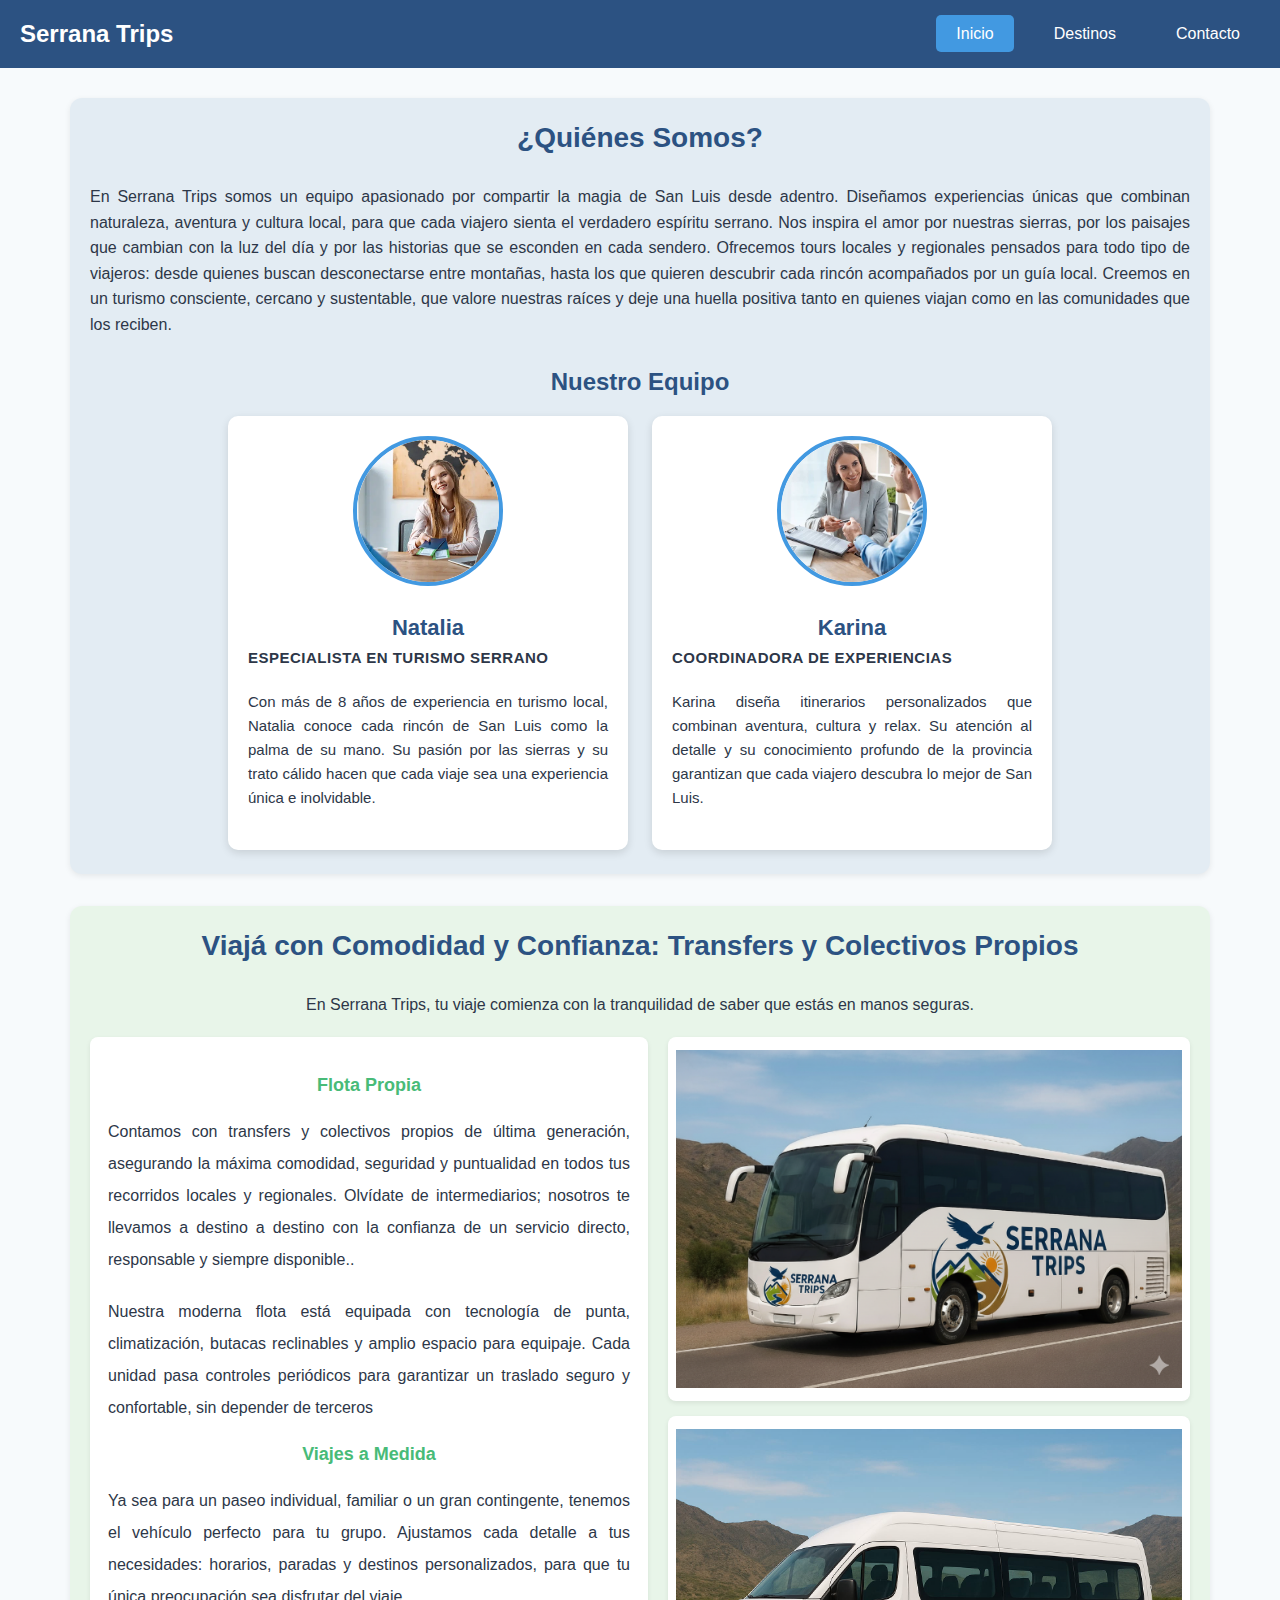
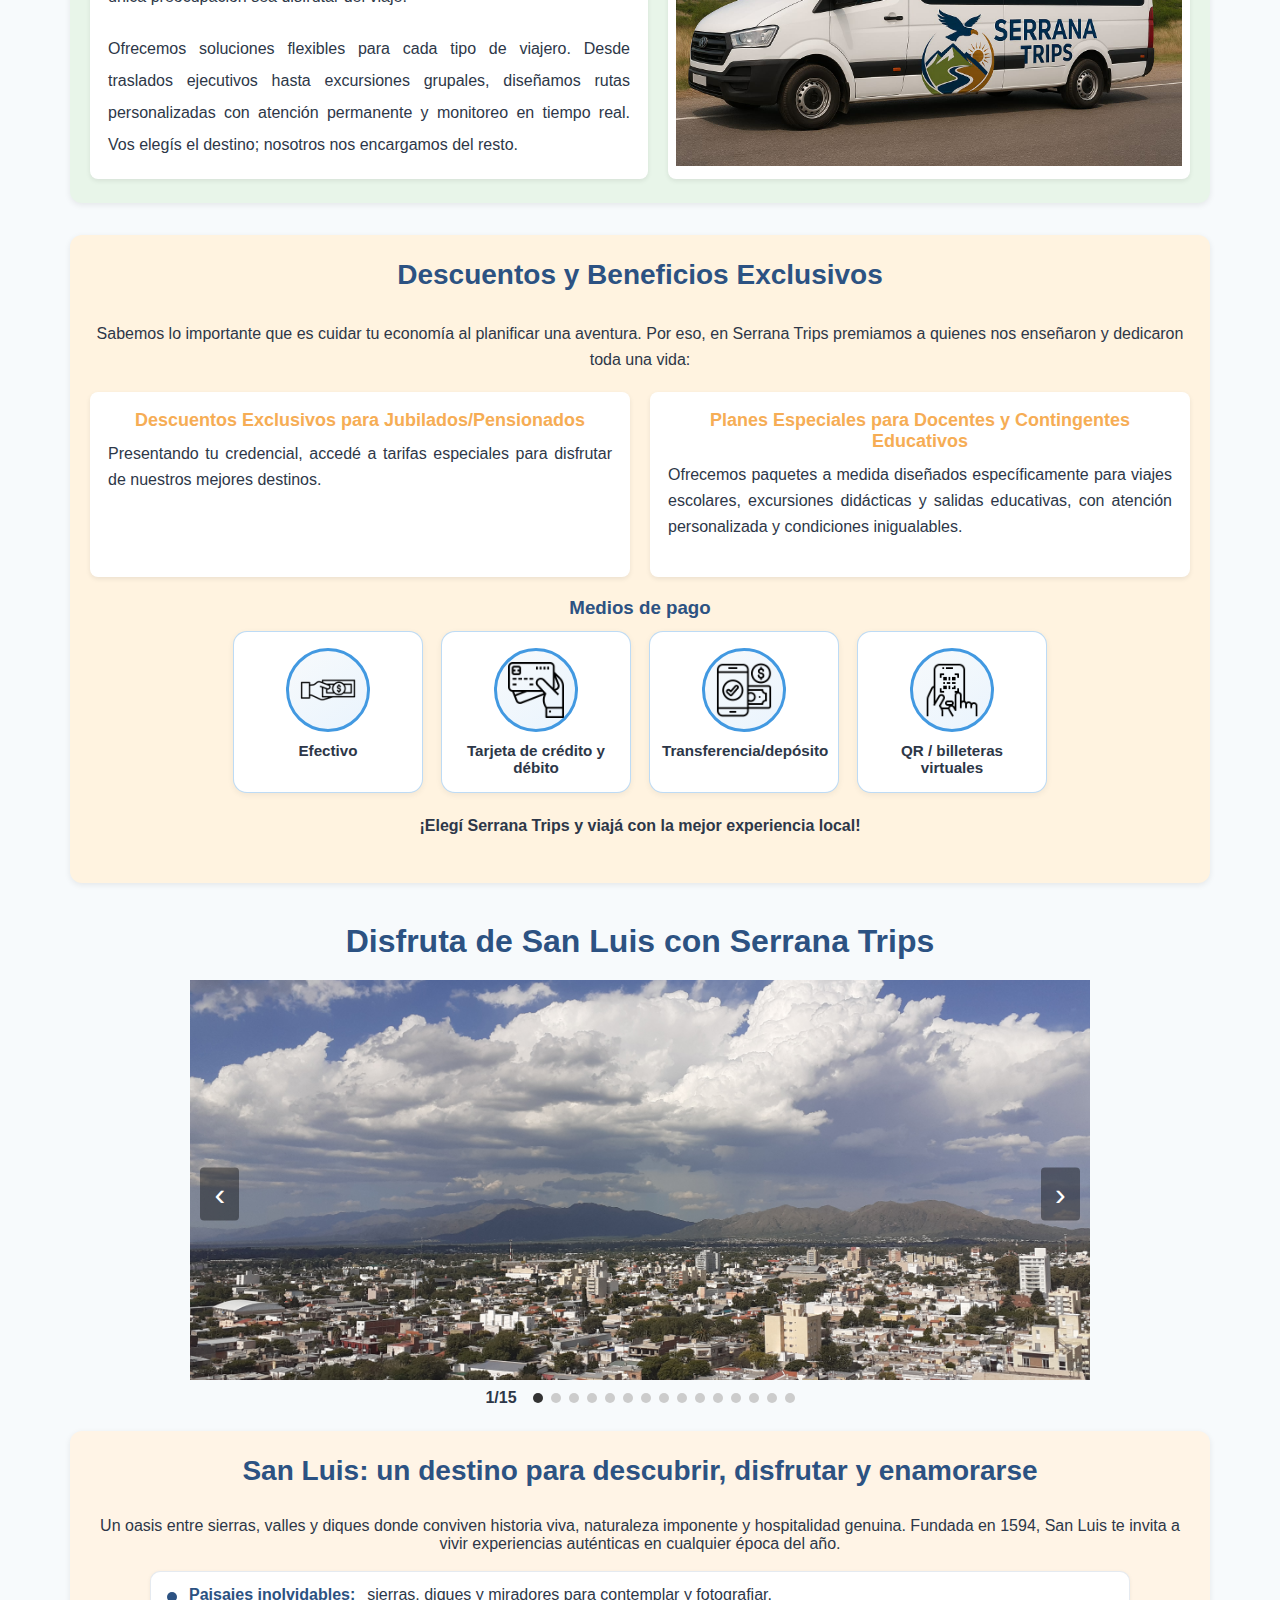
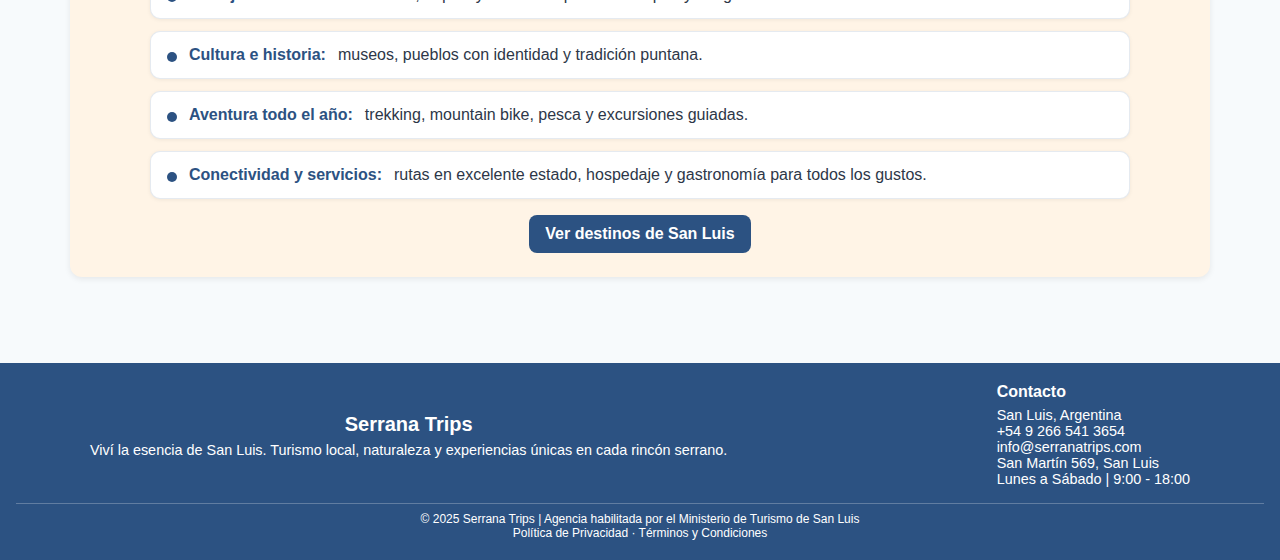
<file: index.html>
<!DOCTYPE html>
<html lang="es">
<head>
    <meta charset="UTF-8">
    <meta name="viewport" content="width=device-width, initial-scale=1.0">
    <title> Serrana Trips - Página Principal </title>
    <link rel="stylesheet" href="indexStyles.css">
</head>
<body>
    <header>
        <nav class="navbar">
            <div class="nav-brand">
                <h1> 
                Serrana Trips 
                </h1>
            </div>
                <ul class="nav-menu">
                    <li><a href="index.html" class="nav-link active">Inicio</a></li>
                    <li><a href="articulo/articulo.html" class="nav-link">Destinos</a></li>
                    <li><a href="formulario/formulario.html" class="nav-link">Contacto</a></li>
                </ul>
        </nav>
    </header>
    <main>
        
        <section class="presentacion">
            <div class="presentacion-quienesomos">
                <h2>¿Quiénes Somos?</h2>
                <p>En Serrana Trips somos un equipo apasionado por compartir la magia de San Luis desde adentro. Diseñamos experiencias únicas que combinan naturaleza, aventura y cultura local, para que cada viajero sienta el verdadero espíritu serrano.
Nos inspira el amor por nuestras sierras, por los paisajes que cambian con la luz del día y por las historias que se esconden en cada sendero.
Ofrecemos tours locales y regionales pensados para todo tipo de viajeros: desde quienes buscan desconectarse entre montañas, hasta los que quieren descubrir cada rincón acompañados por un guía local.
Creemos en un turismo consciente, cercano y sustentable, que valore nuestras raíces y deje una huella positiva tanto en quienes viajan como en las comunidades que los reciben.</p>
                
                <h3>Nuestro Equipo</h3>
                <div class="agentes-container">
                    <div class="agente-card">
                        <img src="img/agente-viajes-1.jpg.webp" alt="Natalia - Agente de viajes" class="agente-foto">
                        <h4>Natalia</h4>
                        <p class="agente-rol">Especialista en Turismo Serrano</p>
                        <p>Con más de 8 años de experiencia en turismo local, Natalia conoce cada rincón de San Luis como la palma de su mano. Su pasión por las sierras y su trato cálido hacen que cada viaje sea una experiencia única e inolvidable.</p>
                    </div>
                    
                    <div class="agente-card">
                        <img src="img/travel agent 2.jpg" alt="Karina - Agente de viajes" class="agente-foto">
                        <h4>Karina</h4>
                        <p class="agente-rol">Coordinadora de Experiencias</p>
                        <p>Karina diseña itinerarios personalizados que combinan aventura, cultura y relax. Su atención al detalle y su conocimiento profundo de la provincia garantizan que cada viajero descubra lo mejor de San Luis.</p>
                    </div>
                </div>
            </div>

            <div class="presentacion-movilidad">
                <h2>Viajá con Comodidad y Confianza: Transfers y Colectivos Propios</h2>
                <p>En Serrana Trips, tu viaje comienza con la tranquilidad de saber que estás en manos seguras.</p>
                
                <div class="movilidad-lista">
                    <div class="movilidad-item">
                        <h4>Flota Propia</h4>
                        <p>Contamos con transfers y colectivos propios de última generación, asegurando la máxima comodidad, seguridad y puntualidad en todos tus recorridos locales y regionales. Olvídate de intermediarios; nosotros te llevamos a destino a destino con la confianza de un servicio directo, responsable y siempre disponible..</p>
                        <p>Nuestra moderna flota está equipada con tecnología de punta, climatización, butacas reclinables y amplio espacio para equipaje. Cada unidad pasa controles periódicos para garantizar un traslado seguro y confortable, sin depender de terceros</p>
                        <h4>Viajes a Medida</h4>
                        <p>Ya sea para un paseo individual, familiar o un gran contingente, tenemos el vehículo perfecto para tu grupo. Ajustamos cada detalle a tus necesidades: horarios, paradas y destinos personalizados, para que tu única preocupación sea disfrutar del viaje. </p>
                        <p>Ofrecemos soluciones flexibles para cada tipo de viajero. Desde traslados ejecutivos hasta excursiones grupales, diseñamos rutas personalizadas con atención permanente y monitoreo en tiempo real. Vos elegís el destino; nosotros nos encargamos del resto.</p>
                    </div>
                    
                    <div class="img-movilidad-item">
                        <img src="/img/colectivo.png" alt="Transfer y colectivo de Serrana Trips" class="movilidad-imagen">
                        <img src="/img/combi.jpg" alt="Transfer y colectivo de Serrana Trips" class="movilidad-imagen">
                        
                    </div>
                </div>
            </div>

            <div class="presentacion-descuentos">
                <h2>Descuentos y Beneficios Exclusivos</h2>
                <p>Sabemos lo importante que es cuidar tu economía al planificar una aventura. Por eso, en Serrana Trips premiamos a quienes nos enseñaron y dedicaron toda una vida:</p>
                
                <div class="beneficios-lista">
                    <div class="beneficios-item">
                        <h4>Descuentos Exclusivos para Jubilados/Pensionados</h4>
                        <p>Presentando tu credencial, accedé a tarifas especiales para disfrutar de nuestros mejores destinos.</p>
                    </div>
                    
                    <div class="beneficios-item">
                        <h4>Planes Especiales para Docentes y Contingentes Educativos</h4>
                        <p>Ofrecemos paquetes a medida diseñados específicamente para viajes escolares, excursiones didácticas y salidas educativas, con atención personalizada y condiciones inigualables.</p>
                    </div>
                </div>
                
                <h3>Medios de pago</h3>
                <div class="pagos-grid">
                    <div class="pago-item-card">
                        <div class="pago-icon" aria-hidden="true">
                            <img src="img/medios de pago/pago-en-efectivo.png" alt="" aria-hidden="true">
                        </div>
                        <div class="pago-titulo">Efectivo</div>
                    </div>
                    <div class="pago-item-card">
                        <div class="pago-icon" aria-hidden="true">
                            <img src="img/medios de pago/tarjeta-de-debito.png" alt="" aria-hidden="true">
                        </div>
                        <div class="pago-titulo">Tarjeta de crédito y débito</div>
                    </div>
                    <div class="pago-item-card">
                        <div class="pago-icon" aria-hidden="true">
                            <img src="img/medios de pago/transferencia-movil.png" alt="" aria-hidden="true">
                        </div>
                        <div class="pago-titulo">Transferencia/depósito</div>
                    </div>
                    <div class="pago-item-card">
                        <div class="pago-icon" aria-hidden="true">
                            <img src="img/medios de pago/codigo-qr.png" alt="" aria-hidden="true">
                        </div>
                        <div class="pago-titulo">QR / billeteras virtuales</div>
                    </div>
                </div>

                <p class="cta-text"><strong>¡Elegí Serrana Trips y viajá con la mejor experiencia local!</strong></p>
            </div>

            
    </section>

        <!--Carrusel -->
        <div id="carousel-root" aria-live="polite">
            <section class="carousel-section">
                <h3><b>Disfruta de San Luis con Serrana Trips</b></h3>
                <div class="carousel-container">
                    <div class="carousel">
                        <img class="slide active" src="img/San Luis/Ciudad_de_San_Luis,_provincia_de_San_Luis,_Argentina.jpg" alt="Panorámica de San Luis">
                        <img class="slide" src="img/San Luis/la catedral.jpg" alt="Iglesia Catedral">
                        <img class="slide" src="img/San Luis/casa de gobierno.jpg" alt="Casa de Gobierno">
                        <img class="slide" src="img/San Luis/vieja estación de trenes.jpg" alt="Vieja Estación de Trenes">
                        <img class="slide" src="img/San Luis/HITO-DEL-BICENTENARIO.jpg" alt="Hito del Bicentenario">
                        <img class="slide" src="img/Sierra de las Quijadas/SIERRA-DE-LAS-QUIJADAS-31.jpeg" alt="SIERRA-DE-LAS-QUIJADAS">
                        <img class="slide" src="img/Merlo/merlo (1).jpg" alt="Paisaje Villa de Merlo">
                        <img class="slide" src="img/Merlo/filo-serrano-1536x1020.jpg" alt="Filo Serrano">
                        <img class="slide" src="img/Merlo/PASOS-MALOS-1.jpg" alt="Pasos Malos">
                        <img class="slide" src="img/Potrero de los Funes/Hotel Potrero de los Funes.jpg" alt="Hotel Potrero de los Funes">
                        <img class="slide" src="img/Potrero de los Funes/Potrero-de-los-Funes-630x426-1.jpg" alt="Lago de Potrero de los Funes">
                        <img class="slide" src="img/Potrero de los Funes/salto-de-la-moneda-2-san-luis.jpg" alt="Salto de la Moneda">
                        <img class="slide" src="img/La Carolina/LA-CAROLINA-4.jpg" alt="La Carolina">
                        <img class="slide" src="img/La Carolina/calles_del_pueblo1920x1080.jpg" alt="Calles del Pueblo">
                        <img class="slide" src="img/La Carolina/6._gruta_de_inti_huasi1920x1080.jpg" alt="Gruta de Inti Huasi">
                    </div>
                    <button class="carousel-btn prev" aria-label="Anterior">‹</button>
                    <button class="carousel-btn next" aria-label="Siguiente">›</button>
                    <div class="carousel-indicators">
                        <span id="carousel-counter">1/15</span>
                        <div class="dots" aria-hidden="false"></div>
                    </div>
                </div>
            </section>
        </div>
    <div class="presentacion-sanluis">
        <h2>San Luis: un destino para descubrir, disfrutar y enamorarse</h2>
        <p class="lead">
            Un oasis entre sierras, valles y diques donde conviven historia viva, naturaleza imponente y hospitalidad genuina.
            Fundada en 1594, San Luis te invita a vivir experiencias auténticas en cualquier época del año.
        </p>

        <ul class="sanluis-puntos">
            <li><strong>Paisajes inolvidables:</strong> sierras, diques y miradores para contemplar y fotografiar.</li>
            <li><strong>Cultura e historia:</strong> museos, pueblos con identidad y tradición puntana.</li>
            <li><strong>Aventura todo el año:</strong> trekking, mountain bike, pesca y excursiones guiadas.</li>
            <li><strong>Conectividad y servicios:</strong> rutas en excelente estado, hospedaje y gastronomía para todos los gustos.</li>
        </ul>

        <div class="sanluis-cta">
            <a class="btn-primario" href="articulo/articulo.html">Ver destinos de San Luis</a>
        </div>
    </div>
    
    </main>


        <script>
            // Inicialización del carrusel
            document.addEventListener('DOMContentLoaded', () => {
                const root = document.getElementById('carousel-root');
                if (!root) return;
                initCarousel(root);
            });

            function initCarousel(root) {
                const slides = root.querySelectorAll('.slide');
                const prevBtn = root.querySelector('.carousel-btn.prev');
                const nextBtn = root.querySelector('.carousel-btn.next');
                const counter = root.querySelector('#carousel-counter');
                const dotsContainer = root.querySelector('.dots');
                if (!slides.length) return;

                let index = 0;
                const total = slides.length;
                let interval = null;

                // crear dots
                for (let i = 0; i < total; i++) {
                    const b = document.createElement('button');
                    b.setAttribute('aria-label', `Ir a la imagen ${i+1}`);
                    if (i === 0) b.classList.add('active');
                    b.addEventListener('click', () => goTo(i));
                    dotsContainer.appendChild(b);
                }

                const dots = dotsContainer.querySelectorAll('button');

                function show(i) {
                    slides.forEach(s => s.classList.remove('active'));
                    dots.forEach(d => d.classList.remove('active'));
                    slides[i].classList.add('active');
                    dots[i].classList.add('active');
                    counter.textContent = `${i+1}/${total}`;
                }

                function prev() { goTo((index - 1 + total) % total); }
                function next() { goTo((index + 1) % total); }

                function goTo(i) {
                    index = i;
                    show(index);
                    resetInterval();
                }

                prevBtn && prevBtn.addEventListener('click', prev);
                nextBtn && nextBtn.addEventListener('click', next);

                function startInterval() {
                    interval = setInterval(() => { next(); }, 4000);
                }
                function resetInterval() {
                    if (interval) clearInterval(interval);
                    startInterval();
                }

                // pausa al entrar con el mouse
                root.addEventListener('mouseenter', () => { if (interval) clearInterval(interval); });
                root.addEventListener('mouseleave', () => { resetInterval(); });

                // iniciar
                show(index);
                startInterval();
            }
        </script>

    <footer class="site-footer" role="contentinfo">
        <div class="footer-container">
            <!-- Identidad -->
            <div class="footer-brand">
                <h2>Serrana Trips</h2>
                <p>
                    Viví la esencia de San Luis. Turismo local, naturaleza y experiencias únicas
                    en cada rincón serrano.
                </p>
            </div>

            <!-- Contacto -->
            <div class="footer-contact">
                <h3>Contacto</h3>
                <p>
                    San Luis, Argentina<br>
                    +54 9 266 541 3654<br>
                    info@serranatrips.com<br>
                    San Martín 569, San Luis<br>
                    Lunes a Sábado | 9:00 - 18:00
                </p>
            </div>

        </div>

        <div class="footer-bottom">
            © 2025 Serrana Trips | Agencia habilitada por el Ministerio de Turismo de San Luis<br>
            <span>Política de Privacidad · Términos y Condiciones</span>
        </div>
    </footer>
    </body>
</html>
</file>
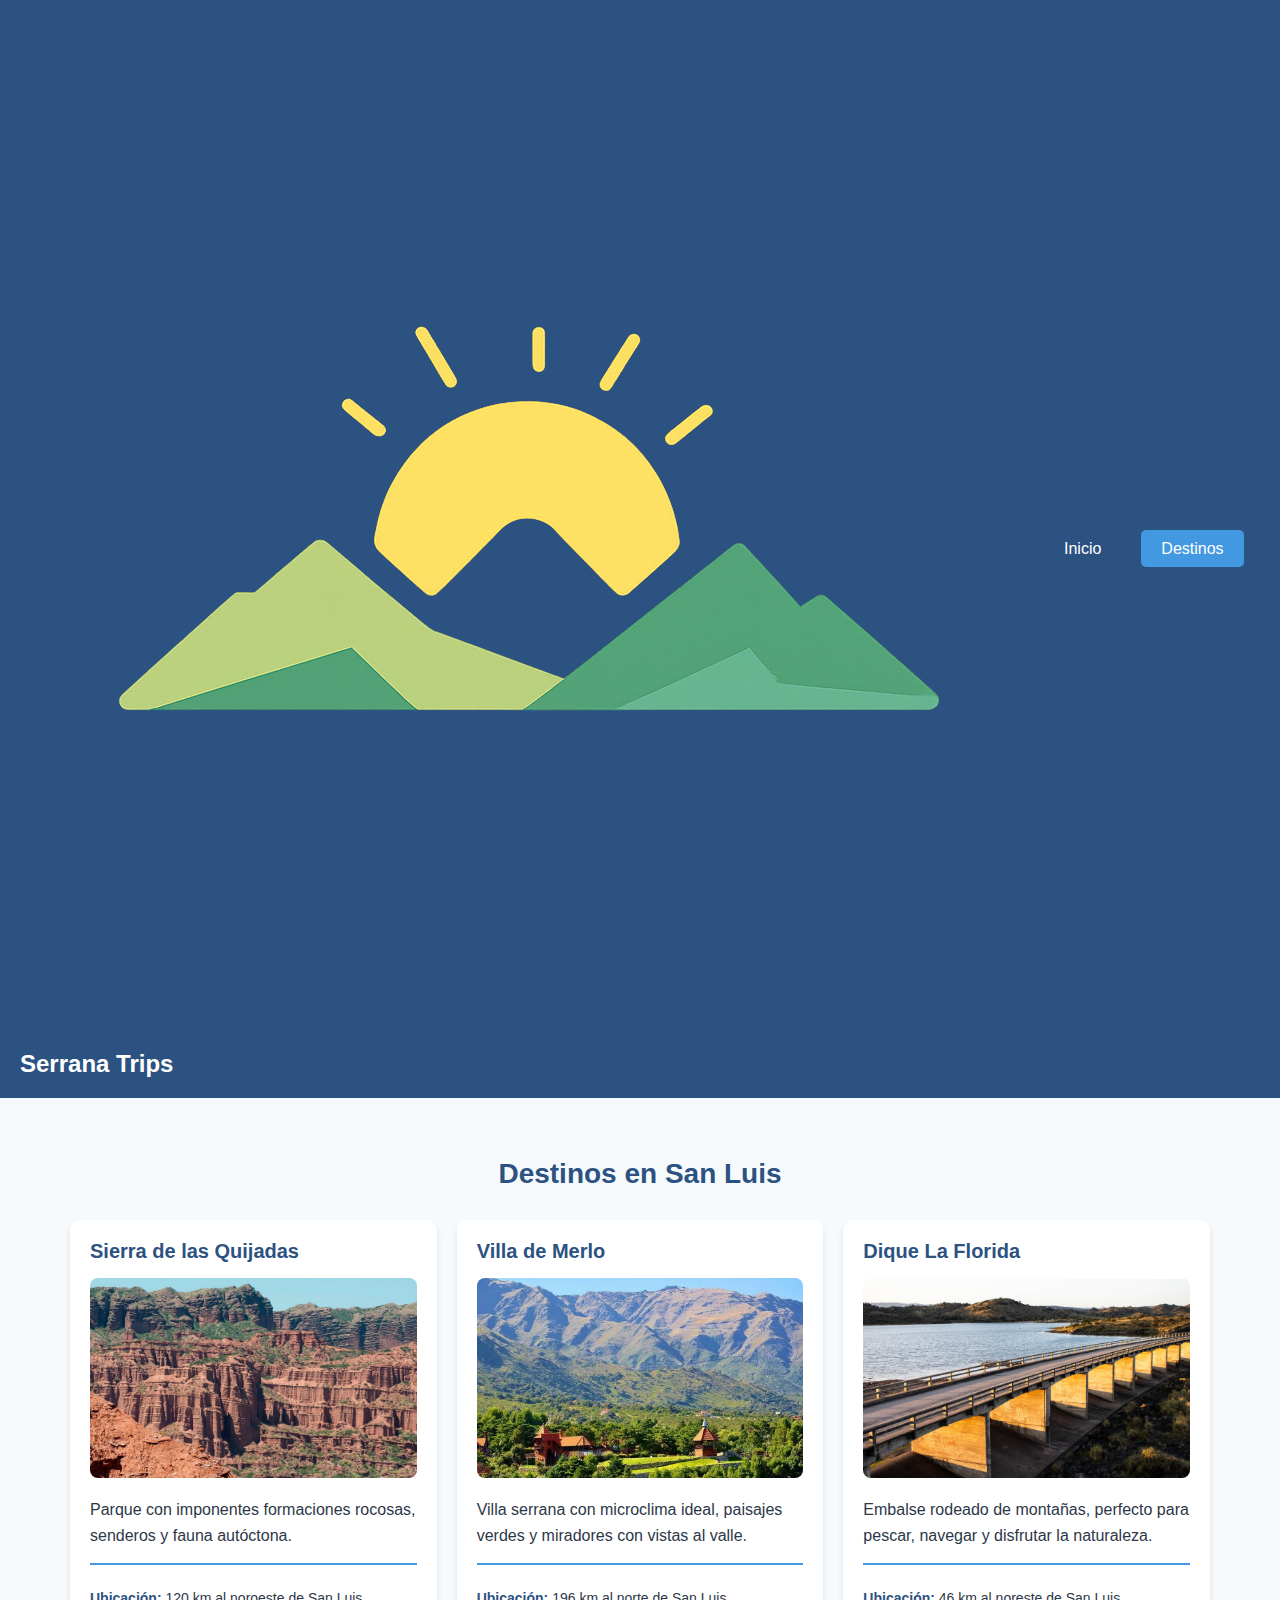
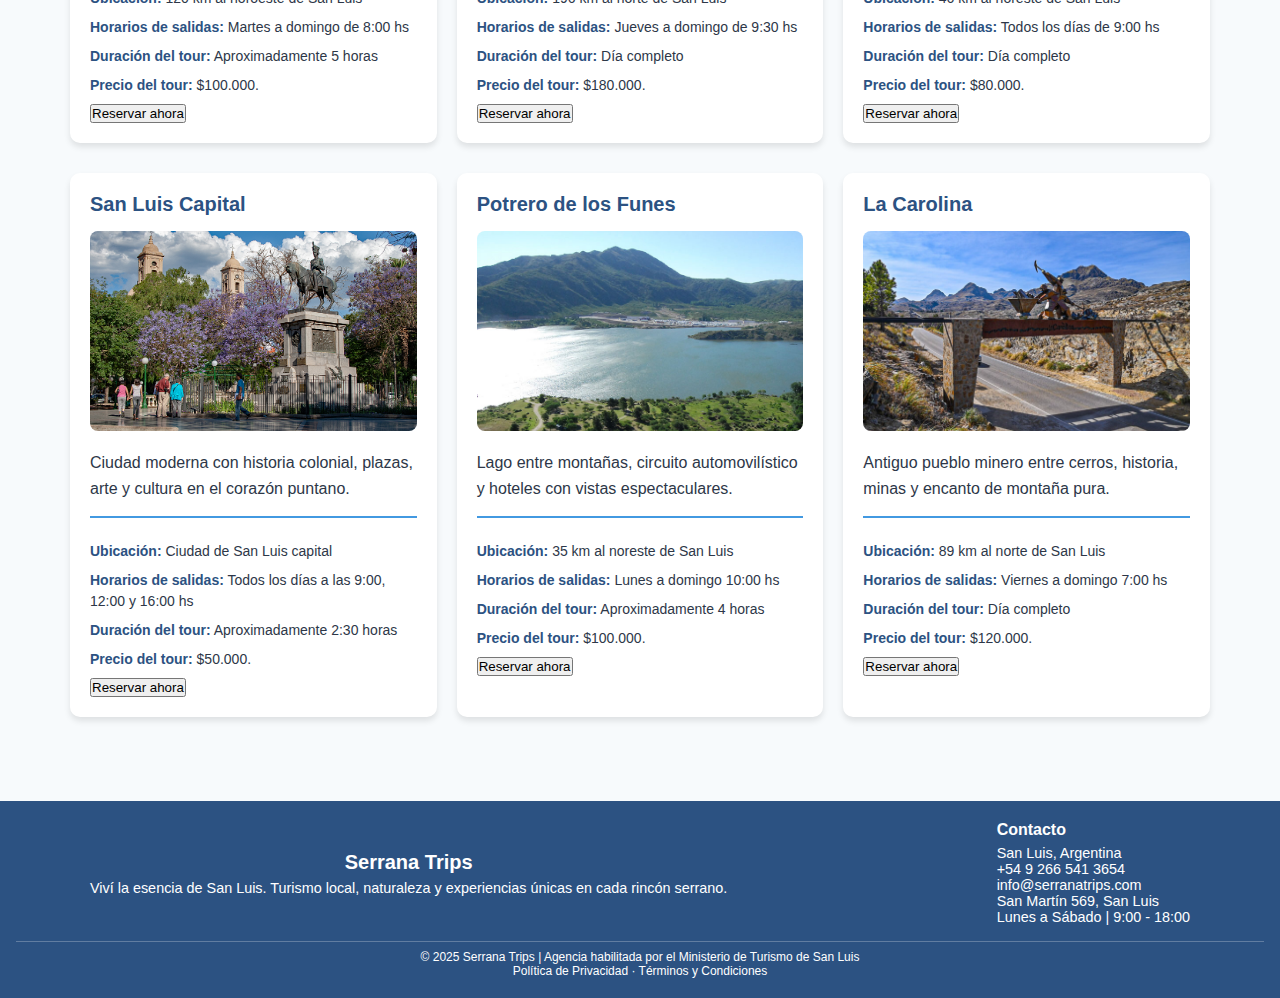
<file: articulo/articulo.html>
<!DOCTYPE html>
<html lang="es">
<head>
    <meta charset="UTF-8">
    <meta name="viewport" content="width=device-width, initial-scale=1.0">
    <title>Destinos - San Luis</title>
    <link rel="stylesheet" href="articulo.css">
</head>
<body>
    <header>
        <nav class="navbar">
            <div class="nav-brand">
                <h1>
                    <img src="/img/Logo/logo-transp.png" alt="Logo Serrana Trips">
                    Serrana Trips
                </h1>
            </div>
            <ul class="nav-menu">
                <li><a href="../index.html">Inicio</a></li>
                <li><a href="articulo.html" class="active">Destinos</a></li>
                <li><a href="../formulario/formulario.html">Contacto</a></li>
            </ul>
        </nav>
    </header>

    <main>
        <h2>Destinos en San Luis</h2>

        <!-- 3 columnas -->
        <div class="destinos-grid tres-columnas">
            <article class="destino-card">
                <h3>Sierra de las Quijadas</h3>
                <img src="articuloImagenes/parque-nacional-sierra.jpg" alt="Sierra de las Quijadas" class="destino-imagen">
                <p>Parque con imponentes formaciones rocosas, senderos y fauna autóctona.</p>
                <div class="horarios">
                    <p><strong>Ubicación:</strong> 120 km al noroeste de San Luis</p>
                    <p><strong>Horarios de salidas:</strong> Martes a domingo de 8:00 hs</p>
                    <p><strong>Duración del tour:</strong> Aproximadamente 5 horas</p>
                    <p><strong>Precio del tour:</strong> $100.000.</p> 
                    <a href="../formulario/formulario.html">
                        <button class="reservar-btn">Reservar ahora</button>
                    </a>

                </div>
            </article>

            <article class="destino-card">
                <h3>Villa de Merlo</h3>
                <img src="articuloImagenes/merlo.jpg" alt="Villa de Merlo" class="destino-imagen">
                <p>Villa serrana con microclima ideal, paisajes verdes y miradores con vistas al valle.</p>
                <div class="horarios">
                    <p><strong>Ubicación:</strong> 196 km al norte de San Luis</p>
                    <p><strong>Horarios de salidas:</strong> Jueves a domingo de 9:30 hs</p>
                    <p><strong>Duración del tour:</strong> Día completo </p>
                    <p><strong>Precio del tour:</strong> $180.000.</p>
                    <a href="../formulario/formulario.html">
                        <button class="reservar-btn">Reservar ahora</button>
                    </a>
                </div>
            </article>

            <article class="destino-card">
                <h3>Dique La Florida</h3>
                <img src="articuloImagenes/dique-florida.png" alt="Dique La Florida" class="destino-imagen">
                <p>Embalse rodeado de montañas, perfecto para pescar, navegar y disfrutar la naturaleza.</p>
                <div class="horarios">
                    <p><strong>Ubicación:</strong> 46 km al noreste de San Luis</p>
                    <p><strong>Horarios de salidas:</strong> Todos los días de 9:00 hs</p>
                    <p><strong>Duración del tour:</strong> Día completo</p>
                    <p><strong>Precio del tour:</strong> $80.000.</p> 
                    <a href="../formulario/formulario.html">
                        <button class="reservar-btn">Reservar ahora</button>
                    </a>
                </div>
            </article>
        </div>

        <!-- 3 columnas -->
        <div class="destinos-grid tres-columnas">
            <article class="destino-card">
                <h3>San Luis Capital</h3>
                <img src="articuloImagenes/San_Luis.jpg" alt="San Luis Capital" class="destino-imagen">
                <p>Ciudad moderna con historia colonial, plazas, arte y cultura en el corazón puntano.</p>
                <div class="horarios">
                    <p><strong>Ubicación:</strong> Ciudad de San Luis capital</p>
                    <p><strong>Horarios de salidas:</strong> Todos los días a las 9:00, 12:00 y 16:00 hs</p>
                    <p><strong>Duración del tour:</strong> Aproximadamente 2:30 horas</p>
                    <p><strong>Precio del tour:</strong> $50.000.</p> 
                    <a href="../formulario/formulario.html">
                        <button class="reservar-btn">Reservar ahora</button>
                    </a>
                </div>
            </article>

            <article class="destino-card">
                <h3>Potrero de los Funes</h3>
                <img src="articuloImagenes/Potrero-de-los-Funes.jpg" alt="Potrero de los Funes" class="destino-imagen">
                <p>Lago entre montañas, circuito automovilístico y hoteles con vistas espectaculares.</p>
                <div class="horarios">
                    <p><strong>Ubicación:</strong> 35 km al noreste de San Luis</p>
                    <p><strong>Horarios de salidas:</strong> Lunes a domingo 10:00 hs</p>
                    <p><strong>Duración del tour:</strong> Aproximadamente 4 horas</p>
                    <p><strong>Precio del tour:</strong> $100.000.</p> 
                    <a href="../formulario/formulario.html">
                        <button class="reservar-btn">Reservar ahora</button>
                    </a>
                </div>
            </article>

            <article class="destino-card">
                <h3>La Carolina</h3>
                <img src="articuloImagenes/la-carolina.jpg" alt="La Carolina" class="destino-imagen">
                <p>Antiguo pueblo minero entre cerros, historia, minas y encanto de montaña pura.</p>
                <div class="horarios">
                    <p><strong>Ubicación:</strong> 89 km al norte de San Luis</p>
                    <p><strong>Horarios de salidas:</strong> Viernes a domingo 7:00 hs</p>
                    <p><strong>Duración del tour:</strong> Día completo</p>
                    <p><strong>Precio del tour:</strong> $120.000.</p> 
                    <a href="../formulario/formulario.html">
                        <button class="reservar-btn">Reservar ahora</button>
                    </a>
                </div>
            </article>
        </div>
    </main>

    <footer class="site-footer" role="contentinfo">
        <div class="footer-container">
            <!-- Identidad -->
            <div class="footer-brand">
                <h2>Serrana Trips</h2>
                <p>
                    Viví la esencia de San Luis. Turismo local, naturaleza y experiencias únicas
                    en cada rincón serrano.
                </p>
            </div>

            <!-- Contacto -->
            <div class="footer-contact">
                <h3>Contacto</h3>
                <p>
                    San Luis, Argentina<br>
                    +54 9 266 541 3654<br>
                    info@serranatrips.com<br>
                    San Martín 569, San Luis<br>
                    Lunes a Sábado | 9:00 - 18:00
                </p>
            </div>

        </div>

        <div class="footer-bottom">
            © 2025 Serrana Trips | Agencia habilitada por el Ministerio de Turismo de San Luis<br>
            <span>Política de Privacidad · Términos y Condiciones</span>
        </div>
    </footer>

    <script>
        // Esperar a que la página cargue completamente
        document.addEventListener('DOMContentLoaded', function() {
            // Seleccionar todas las tarjetas de destinos
            const tarjetas = document.querySelectorAll('.destino-card');
            
            // Recorrer cada tarjeta y agregar efectos
            tarjetas.forEach(function(tarjeta) {
                
                // Cuando el mouse entra en la tarjeta
                tarjeta.addEventListener('mouseenter', function() {
                    // Mover la tarjeta hacia arriba
                    tarjeta.style.transform = 'translateY(-8px)';
                    // Aumentar la sombra
                    tarjeta.style.boxShadow = '0 12px 24px rgba(0, 0, 0, 0.15)';
                });
                
                // Cuando el mouse sale de la tarjeta
                tarjeta.addEventListener('mouseleave', function() {
                    // Volver la tarjeta a su posición original
                    tarjeta.style.transform = 'translateY(0)';
                    // Reducir la sombra
                    tarjeta.style.boxShadow = '0 4px 6px rgba(0, 0, 0, 0.1)';
                });
                
            });
        });
    </script>
</body>
</html>
</file>
<file: indexStyles.css>
/* Paleta de colores */
:root {
    --azul: #2C5282;
    --azul-claro: #4299E1;
    --naranja: #F6AD55;
    --gris: #2D3748;
    --fondo: #F7FAFC;
    --rojo: #E53E3E;
    --verde: #48BB78;
}

* {
    margin: 0;
    padding: 0;
    box-sizing: border-box;
}

body {
    font-family: 'Roboto', sans-serif;
    color: var(--gris);
    background-color: var(--fondo);
}

/* Navegación con flexbox */
.navbar {
    background-color: var(--azul);
    padding: 20px;
    display: flex;
    justify-content: space-between;
    align-items: center;
}

.navbar h1 {
    color: white;
    font-size: 24px;
}

.nav-menu {
    display: flex;
    list-style: none;
    gap: 20px;
}

.nav-menu a {
    color: white;
    text-decoration: none;
    padding: 10px 20px;
    border-radius: 5px;
    transition: background-color 0.3s ease;
}

.nav-menu a:hover,
.nav-menu a.active {
    background-color: var(--azul-claro);
}

/* Main */
main {
    padding: 30px;
    max-width: 1200px;
    margin: 0 auto;
}

h2 {
    text-align: center;
    color: var(--azul);
    margin: 30px 0;
    font-size: 28px;
}

h3 {
    color: var(--azul);
    margin-bottom: 20px;
}

/* Destinos con flexbox (3 columnas) */
.destinos-grid {
    display: flex;
    gap: 20px;
    margin: 30px 0;
    flex-wrap: wrap;
}

.tres-columnas {
    display: flex;
    gap: 20px;
    flex-wrap: wrap;
}

.tres-columnas .destino-card {
    flex: 1 1 calc(33.333% - 20px);
    min-width: 250px;
}

.destino-card {
    background-color: white;
    padding: 20px;
    border-radius: 10px;
    box-shadow: 0 4px 6px rgba(0, 0, 0, 0.1);
    transition: transform 0.3s ease, box-shadow 0.3s ease;
    cursor: pointer;
}

.destino-card:hover {
    transform: translateY(-8px);
    box-shadow: 0 12px 24px rgba(0, 0, 0, 0.15);
}

.destino-card h3 {
    margin-bottom: 15px;
    font-size: 20px;
    color: var(--azul);
}

.destino-imagen {
    width: 100%;
    height: 200px;
    object-fit: cover;
    border-radius: 8px;
    margin-bottom: 15px;
}

.destino-card p {
    line-height: 1.6;
    color: var(--gris);
}

/* Estilos básicos para el carrusel */
.carousel-section { 
    text-align: center; 
    margin: 1.5rem 0; 
}

.carousel-container { 
    position: relative; 
    width: 100%; 
    max-width: 900px; 
    margin: 0 auto; 
}

.carousel { 
    position: relative; 
    overflow: hidden; 
    height: 400px; 
}

.carousel img.slide { 
    width: 100%; 
    height: 100%; 
    object-fit: cover; 
    display: none; 
}

.carousel img.slide.active { 
    display: block; 
}

.carousel-btn { 
    position: absolute; 
    top: 50%; 
    transform: translateY(-50%); 
    background: rgba(0,0,0,0.4); 
    color: #fff; 
    border: none; 
    padding: 0.5rem 0.9rem; 
    font-size: 2rem; 
    cursor: pointer; 
    border-radius: 4px; 
}

.carousel-btn.prev { 
    left: 10px; 
}

.carousel-btn.next { 
    right: 10px; 
}

.carousel-btn:hover { 
    background: rgba(0,0,0,0.6); 
}

.carousel-indicators { 
    margin-top: 0.6rem; 
    display: flex; 
    justify-content: center; 
    gap: 1rem; 
    align-items: center; 
}

/* Título del carrusel más grande */
.carousel-section h3 {
    font-size: 32px;
}

#carousel-counter { 
    font-weight: bold; 
}

.dots { 
    display: flex; 
    gap: 0.5rem; 
}

.dots button { 
    width: 10px; 
    height: 10px; 
    border-radius: 50%; 
    border: none; 
    background: #ccc; 
    cursor: pointer; 
}

.dots button.active { 
    background: #333; 
}

/* Sección Presentación */
.presentacion {
    text-align: center;
    margin-bottom: 40px;
}

.presentacion p {
    line-height: 1.6;
    margin-bottom: 20px;
    
}
/* Bloque Quiénes Somos con fondo celeste grisáceo suave */
.presentacion-quienesomos {
    background: #E3ECF3; /* celeste muy claro con un toque gris */
    padding: 24px 20px;
    border-radius: 12px;
    box-shadow: 0 2px 6px rgba(0,0,0,0.08);
    margin-bottom: 32px;
}

.presentacion-quienesomos h2 {
    margin-top: 0;
}

.presentacion-quienesomos p {
    text-align: justify
}

.presentacion-quienesomos h3 {
    color: var(--azul);
    text-align: center;
    margin: 30px 0 20px 0;
    font-size: 24px;
}

/* Contenedor de agentes */
.agentes-container {
    display: flex;
    gap: 24px;
    margin-top: 20px;
    flex-wrap: wrap;
    justify-content: center;
}

.agente-card {
    flex: 1;
    min-width: 280px;
    max-width: 400px;
    background: white;
    padding: 20px;
    border-radius: 10px;
    box-shadow: 0 3px 8px rgba(0,0,0,0.12);
    text-align: center;
}

.agente-foto {
    width: 150px;
    height: 150px;
    border-radius: 50%;
    object-fit: cover;
    margin: 0 auto 15px;
    border: 4px solid var(--azul-claro);
}

.agente-card h4 {
    color: var(--azul);
    font-size: 22px;
    margin: 10px 0 5px 0;
}

.agente-rol {
    color: var(--azul-claro);
    font-weight: 600;
    font-size: 14px;
    margin-bottom: 12px;
    text-transform: uppercase;
    letter-spacing: 0.5px;
}

.agente-card p {
    font-size: 15px;
    line-height: 1.6;
    color: var(--gris);
    text-align: justify;
}

/* Bloque Movilidad con fondo verde muy suave */
.presentacion-movilidad {
    background: #E8F5E9; /* verde muy claro */
    padding: 24px 20px;
    border-radius: 12px;
    box-shadow: 0 2px 6px rgba(0,0,0,0.08);
    margin-bottom: 32px;
}

.presentacion-movilidad h2 {
    margin-top: 0;
    color: var(--azul);
    text-align: center;
}

.presentacion-movilidad > p {
    text-align: center;
    font-size: 16px;
    margin-bottom: 20px;
    color: var(--gris);
}

.servicios-list, .movilidad-lista {
    display: flex;
    gap: 20px;
    margin-top: 20px;
    flex-wrap: wrap;
}

.servicio-item, .movilidad-item {
    flex: 1;
    min-width: 280px;
    background: white;
    padding: 18px;
    border-radius: 8px;
    box-shadow: 0 2px 5px rgba(0,0,0,0.08);
}

.servicio-item h4, .movilidad-item h4 {
    color: var(--verde);
    margin-bottom: 20px;
    padding-top: 20px;
    font-size: 18px;
}

.servicio-item p, .movilidad-item p {
    line-height: 2.0;
    color: var(--gris);
    text-align: justify;
    margin-top: 20px;
    margin-bottom: auto;
    padding-top: auto;
    
}
.img-movilidad-item {
   flex: 1;
    min-width: 280px;
    display: flex;
    flex-direction: column;
    gap: 15px;
}
.movilidad-imagen {
  width: 100%;
    height: 100%;
    object-fit:contain;
    border-radius: 8px;
    box-shadow: 0 2px 5px rgba(0,0,0,0.08);
    background: white;
    padding: 8px;
}
    
/* Bloque Descuentos con fondo naranja muy suave */
.presentacion-descuentos {
    background: #FFF3E0; /* naranja/amarillo muy claro */
    padding: 24px 20px;
    border-radius: 12px;
    box-shadow: 0 2px 6px rgba(0,0,0,0.08);
    margin-bottom: 32px;
}

.presentacion-descuentos h2 {
    margin-top: 0;
    color: var(--azul);
    text-align: center;
}

.presentacion-descuentos > p {
    text-align: center;
    font-size: 16px;
    margin-bottom: 20px;
    color: var(--gris);
}

.beneficios-list, .beneficios-lista {
    display: flex;
    gap: 20px;
    margin: 20px 0;
    flex-wrap: wrap;
}

.beneficio-item, .beneficios-item {
    flex: 1;
    min-width: 280px;
    background: white;
    padding: 18px;
    border-radius: 8px;
    box-shadow: 0 2px 5px rgba(0,0,0,0.08);
}

.beneficio-item h4, .beneficios-item h4 {
    color: var(--naranja);
    margin-bottom: 10px;
    font-size: 18px;
}

.beneficio-item p, .beneficios-item p {
    line-height: 1.6;
    color: var(--gris);
    text-align: justify;
}

.cta-text {
    text-align: center;
    font-size: 17px;
    color: var(--azul);
    margin-top: 20px;
}

/* Medios de pago dentro de descuentos */
.presentacion-descuentos h3 {
    color: var(--azul);
    text-align: center;
    margin: 18px 0 10px 0;
}

.pagos-grid {
    display: flex;
    flex-wrap: wrap;
    justify-content: center;
    gap: 18px;
    margin: 12px 0 8px 0;
}

.pago-item-card {
    width: 190px;
    min-width: 170px;
    background: #ffffff;
    border: 1px solid rgba(66,153,225,0.35); /* var(--azul-claro) alpha */
    border-radius: 14px;
    padding: 16px 12px;
    text-align: center;
    box-shadow: 0 2px 6px rgba(0,0,0,0.06);
}

.pago-icon {
    width: 84px;
    height: 84px;
    border-radius: 50%;
    margin: 0 auto 10px auto;
    border: 3px solid var(--azul-claro);
    background: linear-gradient(145deg, #F7FAFC 0%, #EAF4FD 100%);
    display: flex;
    align-items: center;
    justify-content: center;
}

.pago-titulo {
    color: var(--gris);
    font-weight: 600;
    font-size: 0.95rem;
}

.pago-icon img {
    width: 56px;
    height: 56px;
    object-fit: contain;
}

/* Bloque San Luis con fondo naranja muy suave */
.presentacion-sanluis {
    background: #FFF4E6; /* naranja/durazno muy claro */
    padding: 24px 20px;
    border-radius: 12px;
    box-shadow: 0 2px 6px rgba(0,0,0,0.08);
    margin-bottom: 32px;
}

.presentacion-sanluis h2 {
    margin-top: 0;
}

.presentacion-sanluis p {
    text-align: left;
}

.presentacion-sanluis .lead {
    text-align: center;
    font-size: 16px;
    color: var(--gris);
    margin-bottom: 18px;
}

.sanluis-puntos {
    list-style: none;
    padding: 0;
    margin: 10px auto 16px auto;
    max-width: 980px;
    display: block; /* lista vertical tipo viñetas */
}

.sanluis-puntos li {
    display: flex;
    gap: 12px;
    align-items: flex-start;
    background: #ffffff;
    border: 1px solid rgba(44,82,130,0.12); /* var(--azul) alpha */
    border-radius: 10px;
    padding: 14px 16px;
    box-shadow: 0 1px 4px rgba(0,0,0,0.06);
    margin-bottom: 12px; /* cards largas en columna */
}

.sanluis-puntos li::before {
    content: "";
    width: 10px;
    height: 10px;
    border-radius: 50%;
    background: var(--azul);
    flex-shrink: 0;
    margin-top: 6px; /* alinear con el texto */
}

.sanluis-puntos li strong { color: var(--azul); }

.sanluis-cta { 
    text-align: center; 
    margin-top: 6px; 
}

.btn-primario {
    display: inline-block;
    background: var(--azul);
    color: #fff;
    padding: 10px 16px;
    border-radius: 8px;
    text-decoration: none;
    font-weight: 600;
}

.btn-primario:hover { background: var(--azul-claro); }

/* Info Section */
.info-section {
    padding: 40px 0;
}

.info-grid {
    display: flex;
    gap: 30px;
    flex-wrap: wrap;
    justify-content: center;
}

.info-grid div {
    flex: 1;
    min-width: 250px;
    padding: 20px;
    background-color: white;
    border-radius: 10px;
    box-shadow: 0 4px 6px rgba(0, 0, 0, 0.1);
}

.info-grid h5,
.info-grid h6,
.info-grid h7 {
    color: var(--azul);
    margin-bottom: 15px;
    font-size: 20px;
}

/* Highlights Section */
.highlights {
    padding: 40px 0;
    text-align: center;
}

.highlights h8 {
    color: var(--azul);
    font-size: 24px;
    margin-bottom: 20px;
    display: block;
}

.highlights-list {
    list-style: none;
    max-width: 600px;
    margin: 0 auto;
    text-align: left;
}

.highlights-list li {
    margin: 10px 0;
    padding: 10px;
    background-color: white;
    border-radius: 5px;
    box-shadow: 0 2px 4px rgba(0, 0, 0, 0.05);
}

/* Footer */
.site-footer {
    background: var(--azul);
    color: #ffffff;
    padding: 20px 16px; 
    margin-top: 24px;   
    font-family: 'Roboto', sans-serif; 
}

.footer-container {
    max-width: 1100px;
    margin: 0 auto;
    display: flex;
    flex-wrap: wrap;
    justify-content: space-between;
    gap: 16px; 
}

.site-footer h2,
.site-footer h3 { 
    color: #ffffff; 
    margin-bottom: 6px; 
}

.site-footer h2 { 
    font-size: 20px; 
}

.site-footer h3 { 
    font-size: 16px; 
}

.site-footer p { 
    font-size: 0.9rem; 
}

.social-links { 
    display: flex; 
    gap: 10px; 
    margin-top: 6px; 
    font-size: 1.1rem; 
}

.social-links a { 
    color: #ffffff; 
    text-decoration: none; 
}

.social-links a:hover { 
    color: var(--azul-claro); 
}

.footer-bottom {
    text-align: center;
    margin-top: 16px;
    border-top: 1px solid rgba(255, 255, 255, 0.25);
    padding-top: 8px;
    font-size: 0.75rem;
    color: #ffffff;
}

/* Responsive */
@media (max-width: 768px) {
    .navbar {
        flex-direction: column;
        gap: 15px;
    }

    .nav-menu {
        flex-direction: column;
        align-items: center;
        gap: 10px;
    }

    .destinos-grid,
    .tres-columnas {
        flex-direction: column;
    }

    .tres-columnas .destino-card {
        flex: 1 1 100%;
        min-width: 100%;
    }

    main {
        padding: 20px;
    }

    h2 {
        font-size: 24px;
    }

    .info-grid div {
        min-width: 100%;
    }

    /* Agentes responsive */
    .agentes-container {
        flex-direction: column;
        align-items: center;
    }

    .agente-card {
        max-width: 100%;
    }

    /* Servicios y beneficios responsive */
    .servicios-list,
    .movilidad-lista,
    .beneficios-list,
    .beneficios-lista {
        flex-direction: column;
    }

    .servicio-item,
    .movilidad-item,
    .beneficio-item,
    .beneficios-item {
        min-width: 100%;
    }

    /* Footer responsive */
    .footer-container { 
        flex-direction: column; 
    }
    
    .social-links { 
        justify-content: center; 
    }
}

@media (max-width: 480px) {
    .navbar h1 {
        font-size: 20px;
    }

    .nav-menu a {
        padding: 8px 15px;
        font-size: 14px;
    }

    h2 {
        font-size: 20px;
        margin: 20px 0;
    }

    .destino-card {
        padding: 15px;
    }

    .destino-card h3 {
        font-size: 18px;
    }

    .carousel {
        height: 300px;
    }

    .carousel-btn {
        padding: 0.3rem 0.6rem;
        font-size: 1.5rem;
    }

    /* Ajuste del título del carrusel en pantallas pequeñas */
    .carousel-section h3 {
        font-size: 24px;
    }
}
</file>
<file: articulo/articulo.css>
/* Paleta de colores */
:root {
    --azul: #2C5282;
    --azul-claro: #4299E1;
    --naranja: #F6AD55;
    --gris: #2D3748;
    --fondo: #F7FAFC;
    --rojo: #E53E3E;
    --verde: #48BB78;
}

* {
    margin: 0;
    padding: 0;
    box-sizing: border-box;
}

body {
    font-family: 'Roboto', sans-serif;
    color: var(--gris);
    background-color: var(--fondo);
}

/* Navegación con flexbox */
.navbar {
    background-color: var(--azul);
    padding: 20px;
    display: flex;
    justify-content: space-between;
    align-items: center;
}

.navbar h1 {
    color: white;
    font-size: 24px;
}

.nav-menu {
    display: flex;
    list-style: none;
    gap: 20px;
}

.nav-menu a {
    color: white;
    text-decoration: none;
    padding: 10px 20px;
    border-radius: 5px;
    transition: background-color 0.3s ease;
}

.nav-menu a:hover,
.nav-menu a.active {
    background-color: var(--azul-claro);
}

/* Main */
main {
    padding: 30px;
    max-width: 1200px;
    margin: 0 auto;
}

h2 {
    text-align: center;
    color: var(--azul);
    margin: 30px 0;
    font-size: 28px;
}

h3 {
    color: var(--azul);
    margin-bottom: 20px;
}

/* Destinos con flexbox (3 columnas) */
.destinos-grid {
    display: flex;
    gap: 20px;
    margin: 30px 0;
    flex-wrap: wrap;
}

.tres-columnas {
    display: flex;
    gap: 20px;
    flex-wrap: wrap;
}

.tres-columnas .destino-card {
    flex: 1 1 calc(33.333% - 20px);
    min-width: 250px;
}

.destino-card {
    background-color: white;
    padding: 20px;
    border-radius: 10px;
    box-shadow: 0 4px 6px rgba(0, 0, 0, 0.1);
    transition: transform 0.3s ease, box-shadow 0.3s ease;
    cursor: pointer;
}

.destino-card:hover {
    transform: translateY(-8px);
    box-shadow: 0 12px 24px rgba(0, 0, 0, 0.15);
}

.destino-card h3 {
    margin-bottom: 15px;
    font-size: 20px;
    color: var(--azul);
}

.destino-imagen {
    width: 100%;
    height: 200px;
    object-fit: cover;
    border-radius: 8px;
    margin-bottom: 15px;
}

.destino-card p {
    line-height: 1.6;
    color: var(--gris);
}

/* Sección de horarios */
.horarios {
    margin-top: 15px;
    padding-top: 15px;
    border-top: 2px solid var(--azul-claro);
}

.horarios p {
    margin: 8px 0;
    font-size: 14px;
    line-height: 1.5;
}

.horarios strong {
    color: var(--azul);
    font-weight: 700;
}

/* Footer  */
.site-footer {
    background: var(--azul);
    color: #ffffff;
    padding: 20px 16px; 
    margin-top: 24px;   
    font-family: 'Roboto', sans-serif; 
}

.footer-container {
    max-width: 1100px;
    margin: 0 auto;
    display: flex;
    flex-wrap: wrap;
    justify-content: space-between;
    gap: 16px; 
}

.site-footer h2,
.site-footer h3 { color: #ffffff; margin-bottom: 6px; }
.site-footer h2 { font-size: 20px; }
.site-footer h3 { font-size: 16px; }
.site-footer p  { font-size: 0.9rem; }

.social-links { display: flex; gap: 10px; margin-top: 6px; font-size: 1.1rem; }
.social-links a { color: #ffffff; text-decoration: none; }
.social-links a:hover { color: var(--azul-claro); }

.footer-bottom {
    text-align: center;
    margin-top: 16px;
    border-top: 1px solid rgba(255, 255, 255, 0.25);
    padding-top: 8px;
    font-size: 0.75rem;
    color: #ffffff;
}

/* Responsive */
@media (max-width: 768px) {
    .navbar {
        flex-direction: column;
        gap: 15px;
    }

    .nav-menu {
        flex-direction: column;
        align-items: center;
        gap: 10px;
    }

    .destinos-grid,
    .tres-columnas {
        flex-direction: column;
    }

    .tres-columnas .destino-card {
        flex: 1 1 100%;
        min-width: 100%;
    }

    main {
        padding: 20px;
    }

    h2 {
        font-size: 24px;
    }

    /* Footer responsive  */
    .footer-container { flex-direction: column; }
    .social-links { justify-content: center; }
}

@media (max-width: 480px) {
    .navbar h1 {
        font-size: 20px;
    }

    .nav-menu a {
        padding: 8px 15px;
        font-size: 14px;
    }

    h2 {
        font-size: 20px;
        margin: 20px 0;
    }

    .destino-card {
        padding: 15px;
    }

    .destino-card h3 {
        font-size: 18px;
    }
}
</file>
